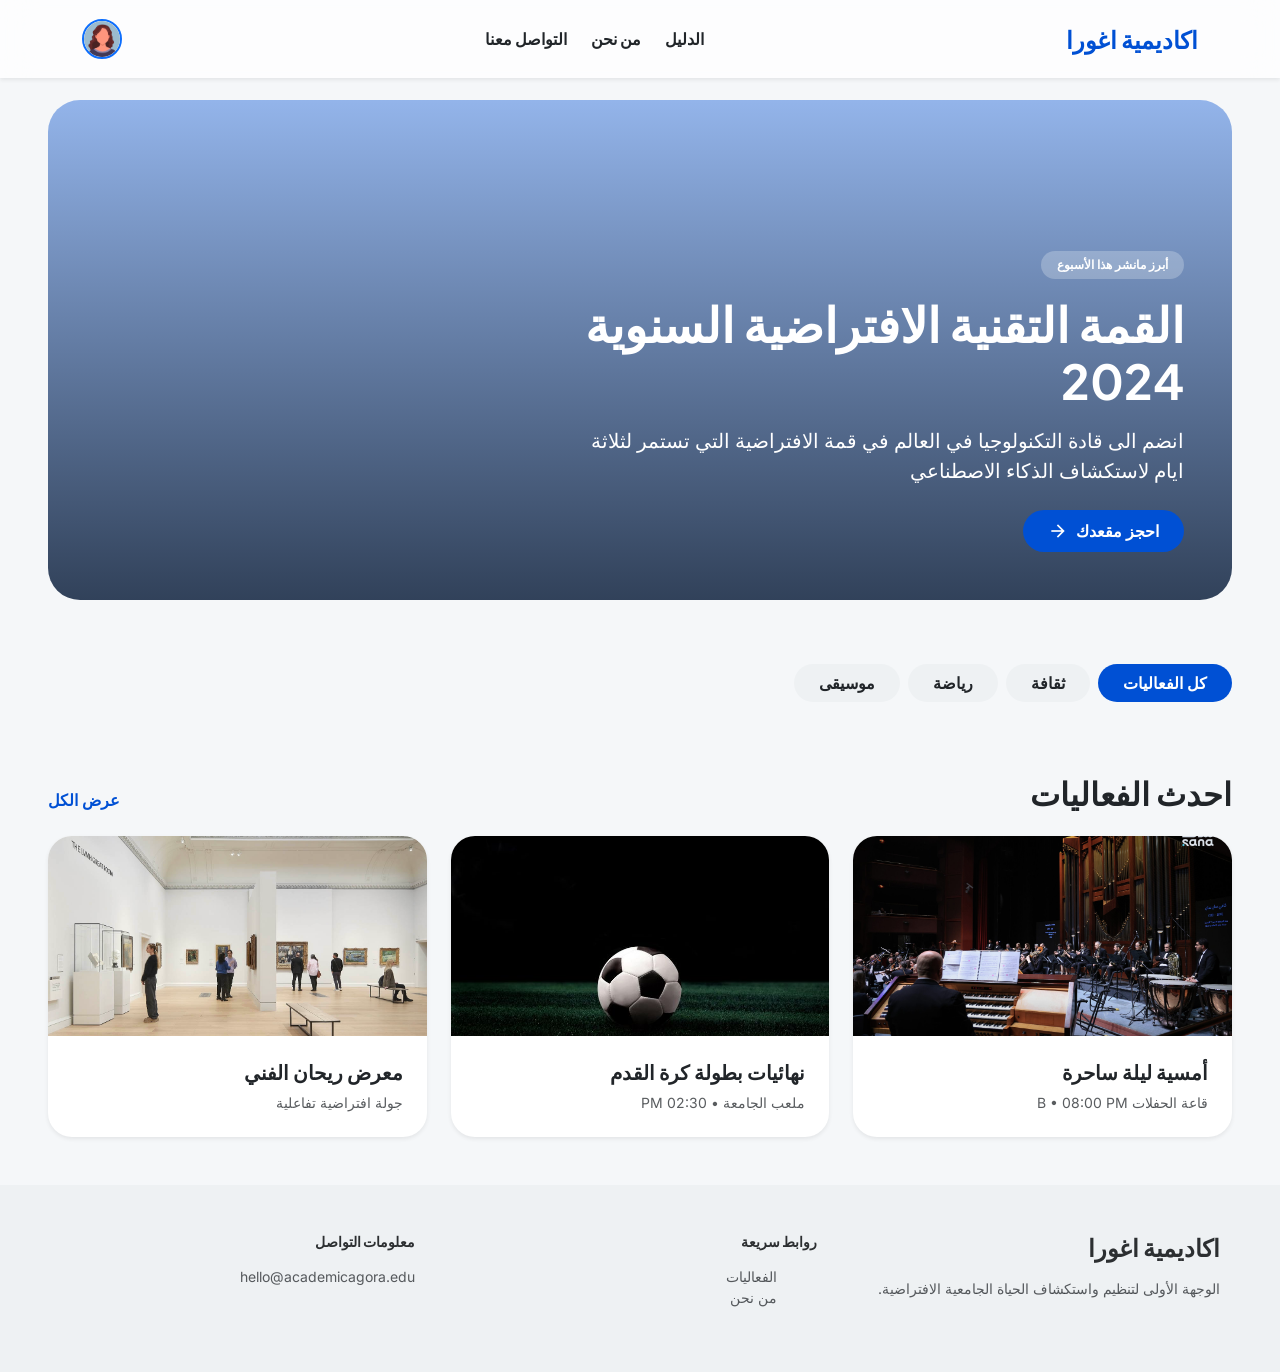
<file: index.html>
<!doctype html>
<html lang="ar" dir="rtl">
  <head>
    <meta charset="utf-8" />
    <meta name="viewport" content="width=device-width, initial-scale=1.0" />
    <title>اكاديمية اغورا - فعالية الجامعة الافتراضية</title>

    <link href="https://fonts.googleapis.com/css2?family=Plus+Jakarta+Sans:wght@400;500;600;700;800&family=Inter:wght@400;500;600&display=swap" rel="stylesheet" />
    <link href="https://fonts.googleapis.com/css2?family=Material+Symbols+Outlined:wght,FILL@100..700,0..1&display=swap" rel="stylesheet" />
    <link href="https://cdn.jsdelivr.net/npm/bootstrap@5.3.2/dist/css/bootstrap.min.css" rel="stylesheet" />
    <link rel="stylesheet" href="style.css">

    <style>
      :root {
        --primary: #0050d4;
        --surface: #f5f7f9;
        --on-surface: #2c2f31;
        --surface-container-low: #eef1f3;
        --surface-container-lowest: #ffffff;
        --outline: #747779;
      }

      body {
        font-family: "Inter", sans-serif;
        background-color: var(--surface);
        color: var(--on-surface);
        padding-bottom: 80px;
      }

      h1, h2, h3, h4, h5, h6, .font-headline {
        font-family: "Plus Jakarta Sans", sans-serif;
      }

      .material-symbols-outlined {
        font-variation-settings: "FILL" 0, "wght" 400, "GRAD" 0, "opsz" 24;
        vertical-align: middle;
      }

      .text-primary-custom { color: var(--primary) !important; }
      .bg-primary-custom { background-color: var(--primary) !important; color: white; }
      .bg-surface-lowest { background-color: var(--surface-container-lowest) !important; }
      .bg-surface-low { background-color: var(--surface-container-low) !important; }

      .backdrop-blur { backdrop-filter: blur(16px); -webkit-backdrop-filter: blur(16px); }
      .rounded-4xl { border-radius: 2rem !important; }
      .rounded-3xl { border-radius: 1.5rem !important; }

      .hide-scrollbar::-webkit-scrollbar { display: none; }
      .hide-scrollbar { -ms-overflow-style: none; scrollbar-width: none; }

      .event-card { transition: all 0.4s ease; overflow: hidden; border: none; }
      .event-card:hover { transform: translateY(-5px); box-shadow: 0 15px 30px rgba(0, 80, 212, 0.1) !important; }
      .event-card img { transition: transform 0.7s ease; }
      .event-card:hover img { transform: scale(1.1); }

      .hero-section {
        background-image: linear-gradient(rgba(0, 80, 212, 0.4), rgba(0, 20, 50, 0.8)), 
        url("https://lh3.googleusercontent.com/aida-public/[base64]");
        background-size: cover;
        background-position: center;
        height: 500px;
      }
      @media (max-width: 768px) { .hero-section { height: 300px; } body { padding-bottom: 90px; } main { padding-top: 80px; } }
      @media (min-width: 769px) { body { padding-bottom: 0; } main { padding-top: 100px; } }
      .scroll-top-btn { bottom: 30px; right: 30px; z-index: 40; }
      @media (max-width: 991px) { .scroll-top-btn { bottom: 100px; right: 20px; } }
    </style>
  </head>
  <body>
    <nav class="navbar fixed-top w-100 bg-white bg-opacity-75 backdrop-blur shadow-sm py-3 px-3 px-md-5 z-3">
      <div class="container-xl d-flex justify-content-between align-items-center">
        <button class="btn btn-light rounded-circle d-md-none p-2 text-primary-custom" data-bs-toggle="offcanvas" data-bs-target="#mobileMenu">
          <span class="material-symbols-outlined">menu</span>
        </button>

        <a class="navbar-brand text-primary-custom font-headline fw-bolder fs-4 m-0" href="index.html">اكاديمية اغورا</a>

        <div class="d-none d-md-flex gap-4 fw-bold font-headline">
          <a class="text-dark text-decoration-none nav-link-custom" href="events.html">الدليل</a>
          <a class="text-dark text-decoration-none nav-link-custom" href="about.html">من نحن</a>
          <a class="text-dark text-decoration-none nav-link-custom" href="contact.html">التواصل معنا</a>
        </div>

        <div class="d-flex align-items-center gap-2 gap-md-3">
          <div class="rounded-circle overflow-hidden border border-2 border-primary d-none d-md-block" style="width: 40px; height: 40px">
            <img src="profil.jpg" class="w-100 h-100 object-fit-cover" alt="User avatar" />
          </div>
        </div>
      </div>
    </nav>

    <!-- Mobile Menu -->
    <div class="offcanvas offcanvas-start" tabindex="-1" id="mobileMenu">
      <div class="offcanvas-header border-bottom">
        <h5 class="offcanvas-title font-headline fw-bold text-primary-custom">اكاديمية اغورا</h5>
        <button type="button" class="btn-close shadow-none" data-bs-dismiss="offcanvas"></button>
      </div>
      <div class="offcanvas-body">
        <div class="d-flex flex-column gap-4 fw-bold font-headline mt-3">
          <a class="text-dark text-decoration-none fs-5 d-flex align-items-center gap-2" href="events.html">
            <span class="material-symbols-outlined">folder</span> الفعاليات
          </a>
          <a class="text-dark text-decoration-none fs-5 d-flex align-items-center gap-2" href="about.html">
            <span class="material-symbols-outlined">info</span> من نحن
          </a>
          <a class="text-dark text-decoration-none fs-5 d-flex align-items-center gap-2" href="contact.html">
            <span class="material-symbols-outlined">mail</span> تواصل معنا
          </a>
        </div>
      </div>
    </div>

    <main class="container-fluid px-3 px-md-5">
      <section class="mb-5">
        <div class="hero-section rounded-4xl d-flex flex-column justify-content-end p-4 p-md-5 position-relative">
          <div class="text-white z-1" style="max-width: 600px">
            <span class="badge bg-light bg-opacity-25 text-white rounded-pill py-2 px-3 mb-3">أبرز مانشر هذا الأسبوع</span>
            <h1 class="font-headline fw-bolder display-5 mb-3 leading-tight">القمة التقنية الافتراضية السنوية 2024</h1>
            <p class="lead mb-4 d-none d-md-block">انضم الى قادة التكنولوجيا في العالم في قمة الافتراضية التي تستمر لثلاثة ايام لاستكشاف الذكاء الاصطناعي</p>
            <a href="event.html" class="btn bg-primary-custom rounded-pill px-4 py-2 fw-bold d-inline-flex align-items-center gap-2 text-decoration-none">
              احجز مقعدك
              <span class="material-symbols-outlined fs-5">arrow_forward</span>
            </a>
          </div>
        </div>
      </section>

      <!-- Category Filter -->
      <section class="mb-5 sticky-top bg-surface py-3 z-3" style="top: 70px">
        <div class="d-flex gap-2 overflow-auto hide-scrollbar pb-2 w-100">
          <button class="btn bg-primary-custom rounded-pill px-4 fw-bold flex-shrink-0 text-white">كل الفعاليات</button>
          <a href="details-cultuer.html" class="btn bg-surface-low rounded-pill px-4 fw-bold flex-shrink-0 text-decoration-none text-dark">ثقافة</a>
          <a href="details-sports.html" class="btn bg-surface-low rounded-pill px-4 fw-bold flex-shrink-0 text-decoration-none text-dark">رياضة</a>
          <a href="details-music.html" class="btn bg-surface-low rounded-pill px-4 fw-bold flex-shrink-0 text-decoration-none text-dark">موسيقى</a>
        </div>
      </section>

      <!-- Events Grid -->
      <section class="mb-5">
        <div class="d-flex justify-content-between align-items-end mb-4">
          <h2 class="font-headline fw-bolder text-dark m-0">احدث الفعاليات</h2>
          <a href="events.html" class="text-primary-custom fw-bold text-decoration-none">عرض الكل</a>
        </div>

        <div class="row g-4">
          <!-- Music Card -->
          <div class="col-12 col-md-6 col-lg-4">
            <a href="details-music.html" class="text-decoration-none text-dark">
              <div class="card event-card bg-surface-lowest rounded-3xl h-100 shadow-sm">
                <div class="position-relative overflow-hidden" style="height: 200px">
                  <img src="music1.jpg" class="w-100 h-100 object-fit-cover" alt="Music" />
                </div>
                <div class="card-body p-4 d-flex flex-column">
                  <h5 class="card-title font-headline fw-bold">أمسية ليلة ساحرة</h5>
                  <p class="card-text text-muted small">قاعة الحفلات B • 08:00 PM</p>
                </div>
              </div>
            </a>
          </div>

          <!-- Sport Card -->
          <div class="col-12 col-md-6 col-lg-4">
            <a href="details-sports.html" class="text-decoration-none text-dark">
              <div class="card event-card bg-surface-lowest rounded-3xl h-100 shadow-sm">
                <div class="position-relative overflow-hidden" style="height: 200px">
                  <img src="sport1.jpg" class="w-100 h-100 object-fit-cover" alt="Sport" />
                </div>
                <div class="card-body p-4 d-flex flex-column">
                  <h5 class="card-title font-headline fw-bold">نهائيات بطولة كرة القدم</h5>
                  <p class="card-text text-muted small">ملعب الجامعة • 02:30 PM</p>
                </div>
              </div>
            </a>
          </div>

          <!-- Culture Card -->
          <div class="col-12 col-md-6 col-lg-4">
            <a href="details-cultuer.html" class="text-decoration-none text-dark">
              <div class="card event-card bg-surface-lowest rounded-3xl h-100 shadow-sm">
                <div class="position-relative overflow-hidden" style="height: 200px">
                  <img src="cultuer1.jpg" class="w-100 h-100 object-fit-cover" alt="Culture" />
                </div>
                <div class="card-body p-4 d-flex flex-column">
                  <h5 class="card-title font-headline fw-bold">معرض ريحان الفني</h5>
                  <p class="card-text text-muted small">جولة افتراضية تفاعلية</p>
                </div>
              </div>
            </a>
          </div>
        </div>
      </section>
    </main>

    <footer class="bg-surface-low py-5 px-3 px-md-5 mt-5">
      <div class="container-fluid">
        <div class="row g-5">
          <div class="col-md-4">
            <h4 class="font-headline fw-bold mb-3">اكاديمية اغورا</h4>
            <p class="text-muted small">الوجهة الأولى لتنظيم واستكشاف الحياة الجامعية الافتراضية.</p>
          </div>
          <div class="col-md-4">
            <h5 class="font-headline fw-bold small text-uppercase mb-3">روابط سريعة</h5>
            <ul class="list-unstyled text-muted small">
              <li><a href="events.html" class="text-decoration-none text-muted">الفعاليات</a></li>
              <li><a href="about.html" class="text-decoration-none text-muted">من نحن</a></li>
            </ul>
          </div>
          <div class="col-md-4">
            <h5 class="font-headline fw-bold small text-uppercase mb-3">معلومات التواصل</h5>
            <p class="text-muted small">hello@academicagora.edu</p>
          </div>
        </div>
      </div>
    </footer>

    <script src="https://cdn.jsdelivr.net/npm/bootstrap@5.3.2/dist/js/bootstrap.bundle.min.js"></script>
  </body>
</html>
</file>
<file: style.css>
:root {
        --primary: #0050d4;
        --primary-dim: #0046bb;
        --surface: #f5f7f9;
        --on-surface: #2c2f31;
        --surface-container-low: #eef1f3;
        --surface-container-lowest: #ffffff;
        --outline: #747779;
      }

      body {
        font-family: "Inter", sans-serif;
        background-color: var(--surface);
        color: var(--on-surface);
        padding-bottom: 80px; /* For mobile bottom nav */
        overflow-x: hidden;
      }

      h1,
      h2,
      h3,
      h4,
      h5,
      h6,
      .font-headline {
        font-family: "Plus Jakarta Sans", sans-serif;}
       :root{
        --primary: #0050d4;
        --primary-dim: #0046bb;
        --surface: #f5f7f9;
        --on-surface: #2c2f31;
        --surface-container-low: #eef1f3;
        --surface-container-lowest: #ffffff;
        --outline: #747779;
       }

      body {
        font-family: "Inter", sans-serif;
        background-color: var(--surface);
        color: var(--on-surface);
        padding-bottom: 80px; /* For mobile bottom nav */
        overflow-x: hidden;
      }

      h1,
      h2,
      h3,
      h4,
      h5,
      h6,
      .font-headline {
        font-family: "Plus Jakarta Sans", sans-serif;
      }
      /* --- تنسيق زر العودة للأعلى --- */
.bg-primary-custom.rounded-circle {
    display: flex !important;
    align-items: center !important;    /* توسيط السهم عمودياً */
    justify-content: center !important; /* توسيط السهم أفقياً */
    width: 50px;
    height: 50px;
    padding: 0 !important;
}

/* لضمان ظهور السهم الأبيض بشكل واضح */
.bg-primary-custom.rounded-circle .material-symbols-outlined {
    font-size: 28px !important;
    color: white !important;
    line-height: 1 !important;
}
</file>
